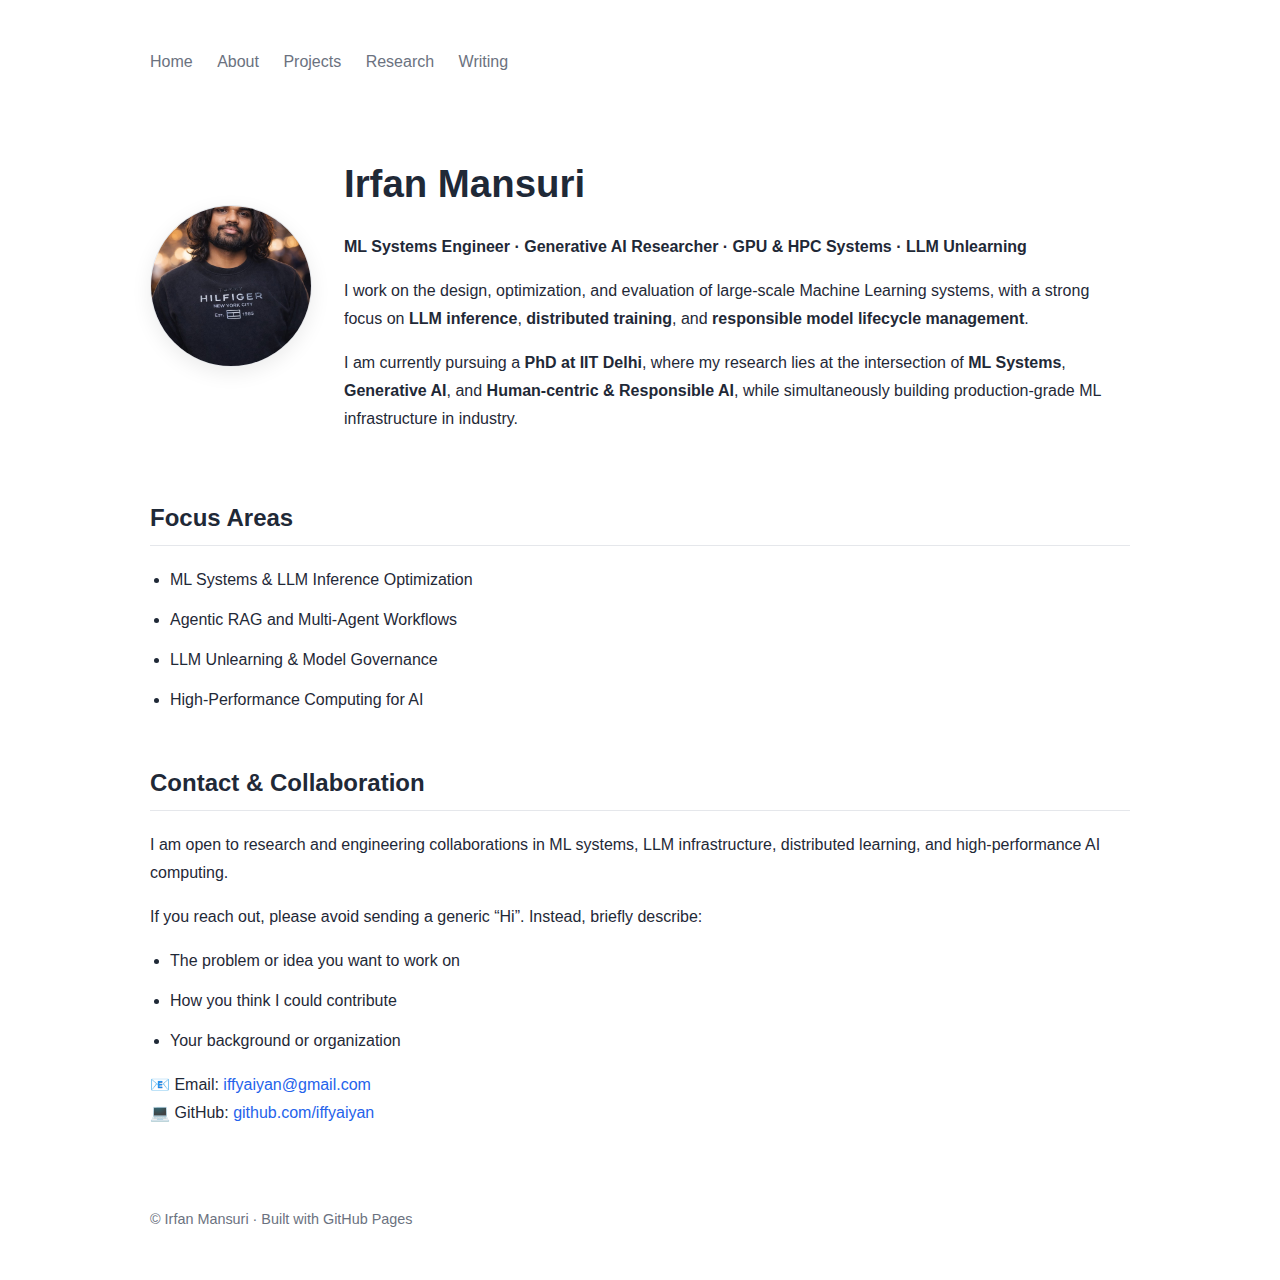
<file: index.html>
<!DOCTYPE html>
<html lang="en">
<head>
  <meta charset="UTF-8" />
  <title>Irfan Mansuri | ML Systems & AI Research</title>
  <link rel="stylesheet" href="assets/style.css" />
</head>
<body>

<nav>
  <a href="index.html">Home</a>
  <a href="about.html">About</a>
  <a href="projects.html">Projects</a>
  <a href="research.html">Research</a>
  <a href="blog.html">Writing</a>
</nav>

<section class="profile">
  <img src="assets/profile.jpeg" alt="Irfan Mansuri" />
  <div>
	<h1>Irfan Mansuri</h1>
	<p>
	  <strong>
		ML Systems Engineer · Generative AI Researcher · GPU & HPC Systems · LLM Unlearning
	  </strong>
	</p>
	<p>
	  I work on the design, optimization, and evaluation of large-scale Machine Learning systems,
	  with a strong focus on <strong>LLM inference</strong>, <strong>distributed training</strong>,
	  and <strong>responsible model lifecycle management</strong>.
	</p>
	<p>
	  I am currently pursuing a <strong>PhD at IIT Delhi</strong>, where my research lies at the
	  intersection of <strong>ML Systems</strong>, <strong>Generative AI</strong>,
	  and <strong>Human-centric & Responsible AI</strong>, while simultaneously building
	  production-grade ML infrastructure in industry.
	</p>
  </div>
</section>

<section>
  <h2>Focus Areas</h2>
  <ul>
    <li>ML Systems & LLM Inference Optimization</li>
    <li>Agentic RAG and Multi-Agent Workflows</li>
    <li>LLM Unlearning & Model Governance</li>
    <li>High-Performance Computing for AI</li>
  </ul>
</section>

<h2>Contact & Collaboration</h2>

<p>
  I am open to research and engineering collaborations in
  ML systems, LLM infrastructure, distributed learning,
  and high-performance AI computing.
</p>

<p>
  If you reach out, please avoid sending a generic “Hi”.
  Instead, briefly describe:
</p>

<ul>
  <li>The problem or idea you want to work on</li>
  <li>How you think I could contribute</li>
  <li>Your background or organization</li>
</ul>

<p>
  📧 Email: <a href="mailto:iffyaiyan@gmail.com">iffyaiyan@gmail.com</a><br/>
  💻 GitHub: <a href="https://github.com/iffyaiyan">github.com/iffyaiyan</a>
</p>


<footer>
  © Irfan Mansuri · Built with GitHub Pages
</footer>

</body>
</html>
</file>
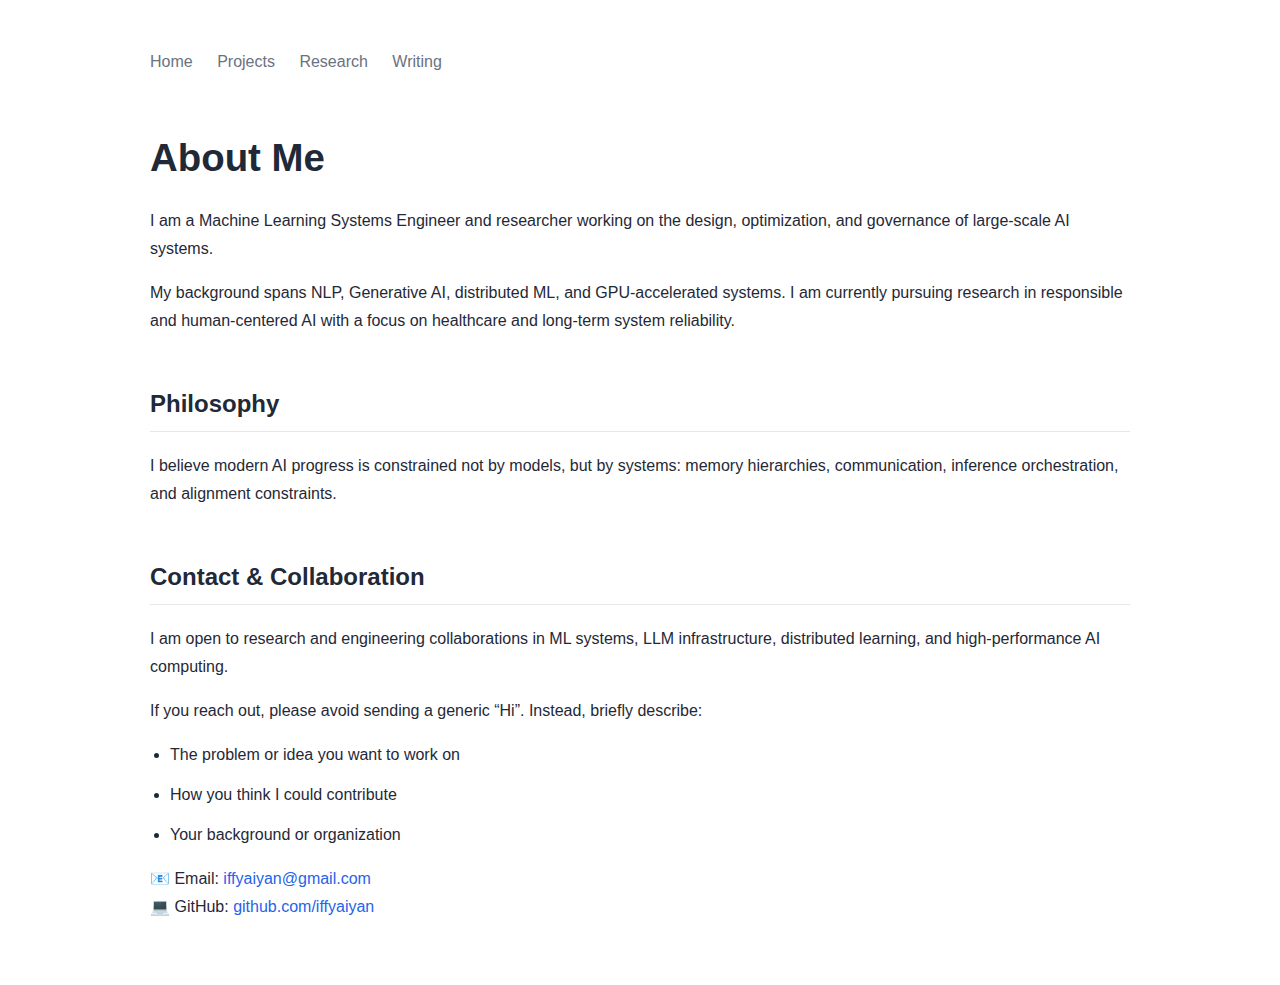
<file: about.html>
<!DOCTYPE html>
<html>
<head>
  <title>About | Irfan Mansuri</title>
  <link rel="stylesheet" href="assets/style.css" />
</head>
<body>

<nav>
  <a href="index.html">Home</a>
  <a href="projects.html">Projects</a>
  <a href="research.html">Research</a>
  <a href="blog.html">Writing</a>
</nav>

<h1>About Me</h1>

<section>
  <p>
    I am a Machine Learning Systems Engineer and researcher working on the design,
    optimization, and governance of large-scale AI systems.
  </p>
  <p>
    My background spans NLP, Generative AI, distributed ML, and GPU-accelerated systems.
    I am currently pursuing research in responsible and human-centered AI with a focus
    on healthcare and long-term system reliability.
  </p>
</section>

<section>
  <h2>Philosophy</h2>
  <p>
    I believe modern AI progress is constrained not by models, but by systems:
    memory hierarchies, communication, inference orchestration, and alignment constraints.
  </p>
</section>

<h2>Contact & Collaboration</h2>

<p>
  I am open to research and engineering collaborations in
  ML systems, LLM infrastructure, distributed learning,
  and high-performance AI computing.
</p>

<p>
  If you reach out, please avoid sending a generic “Hi”.
  Instead, briefly describe:
</p>

<ul>
  <li>The problem or idea you want to work on</li>
  <li>How you think I could contribute</li>
  <li>Your background or organization</li>
</ul>

<p>
  📧 Email: <a href="mailto:iffyaiyan@gmail.com">iffyaiyan@gmail.com</a><br/>
  💻 GitHub: <a href="https://github.com/iffyaiyan">github.com/iffyaiyan</a>
</p>


</body>
</html>
</file>
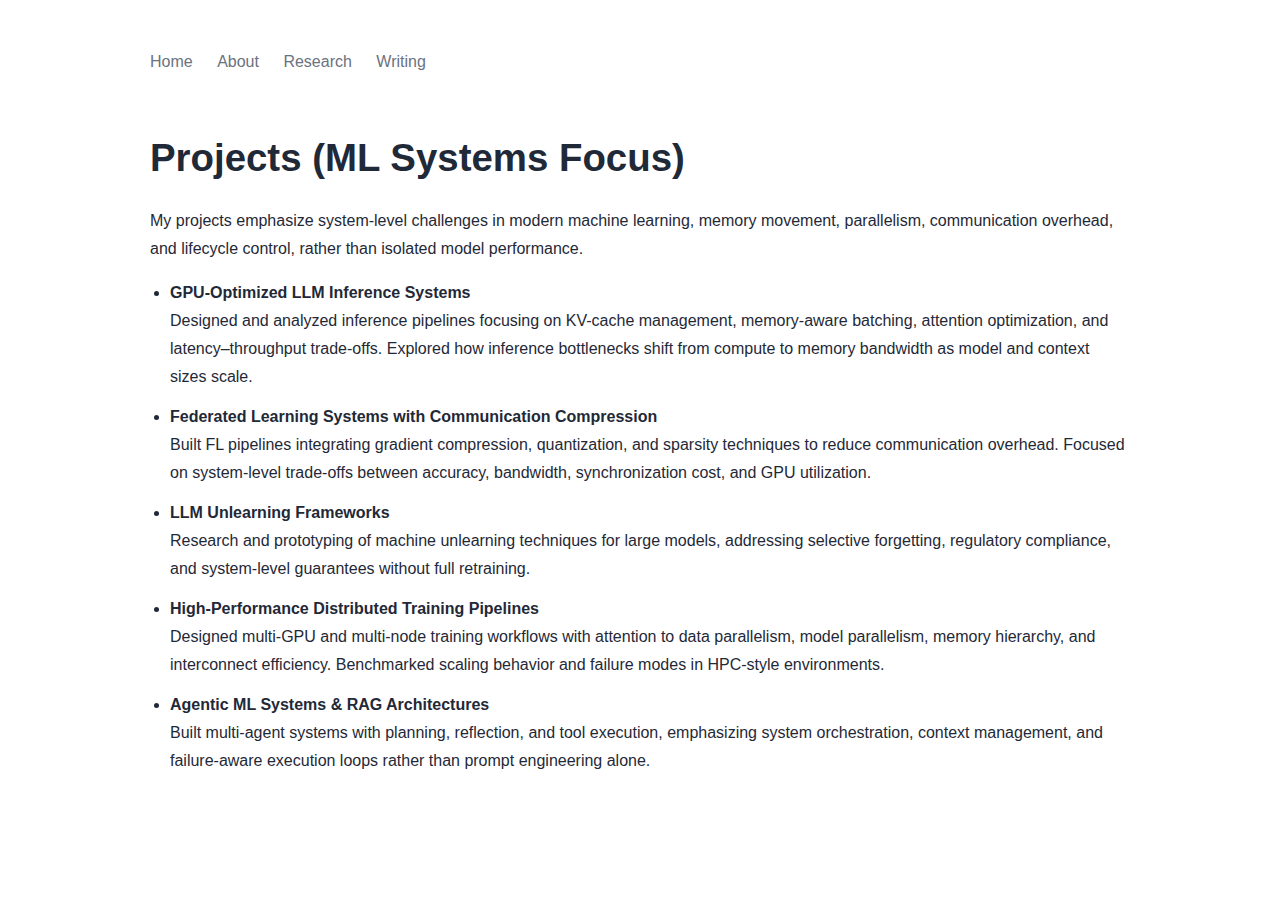
<file: projects.html>
<!DOCTYPE html>
<html>
<head>
  <title>Projects | Irfan Mansuri</title>
  <link rel="stylesheet" href="assets/style.css" />
</head>
<body>

<nav>
  <a href="index.html">Home</a>
  <a href="about.html">About</a>
  <a href="research.html">Research</a>
  <a href="blog.html">Writing</a>
</nav>

<h1>Projects (ML Systems Focus)</h1>

<section>
  <p>
    My projects emphasize system-level challenges in modern machine learning,
    memory movement, parallelism, communication overhead, and lifecycle control,
    rather than isolated model performance.
  </p>

  <ul>
    <li>
      <strong>GPU-Optimized LLM Inference Systems</strong><br/>
      Designed and analyzed inference pipelines focusing on KV-cache management,
      memory-aware batching, attention optimization, and latency–throughput trade-offs.
      Explored how inference bottlenecks shift from compute to memory bandwidth
      as model and context sizes scale.
    </li>

    <li>
      <strong>Federated Learning Systems with Communication Compression</strong><br/>
      Built FL pipelines integrating gradient compression, quantization,
      and sparsity techniques to reduce communication overhead.
      Focused on system-level trade-offs between accuracy, bandwidth,
      synchronization cost, and GPU utilization.
    </li>

    <li>
      <strong>LLM Unlearning Frameworks</strong><br/>
      Research and prototyping of machine unlearning techniques for large models,
      addressing selective forgetting, regulatory compliance, and
      system-level guarantees without full retraining.
    </li>

    <li>
      <strong>High-Performance Distributed Training Pipelines</strong><br/>
      Designed multi-GPU and multi-node training workflows with attention to
      data parallelism, model parallelism, memory hierarchy, and interconnect efficiency.
      Benchmarked scaling behavior and failure modes in HPC-style environments.
    </li>

    <li>
      <strong>Agentic ML Systems & RAG Architectures</strong><br/>
      Built multi-agent systems with planning, reflection, and tool execution,
      emphasizing system orchestration, context management,
      and failure-aware execution loops rather than prompt engineering alone.
    </li>
  </ul>
</section>


</body>
</html>
</file>
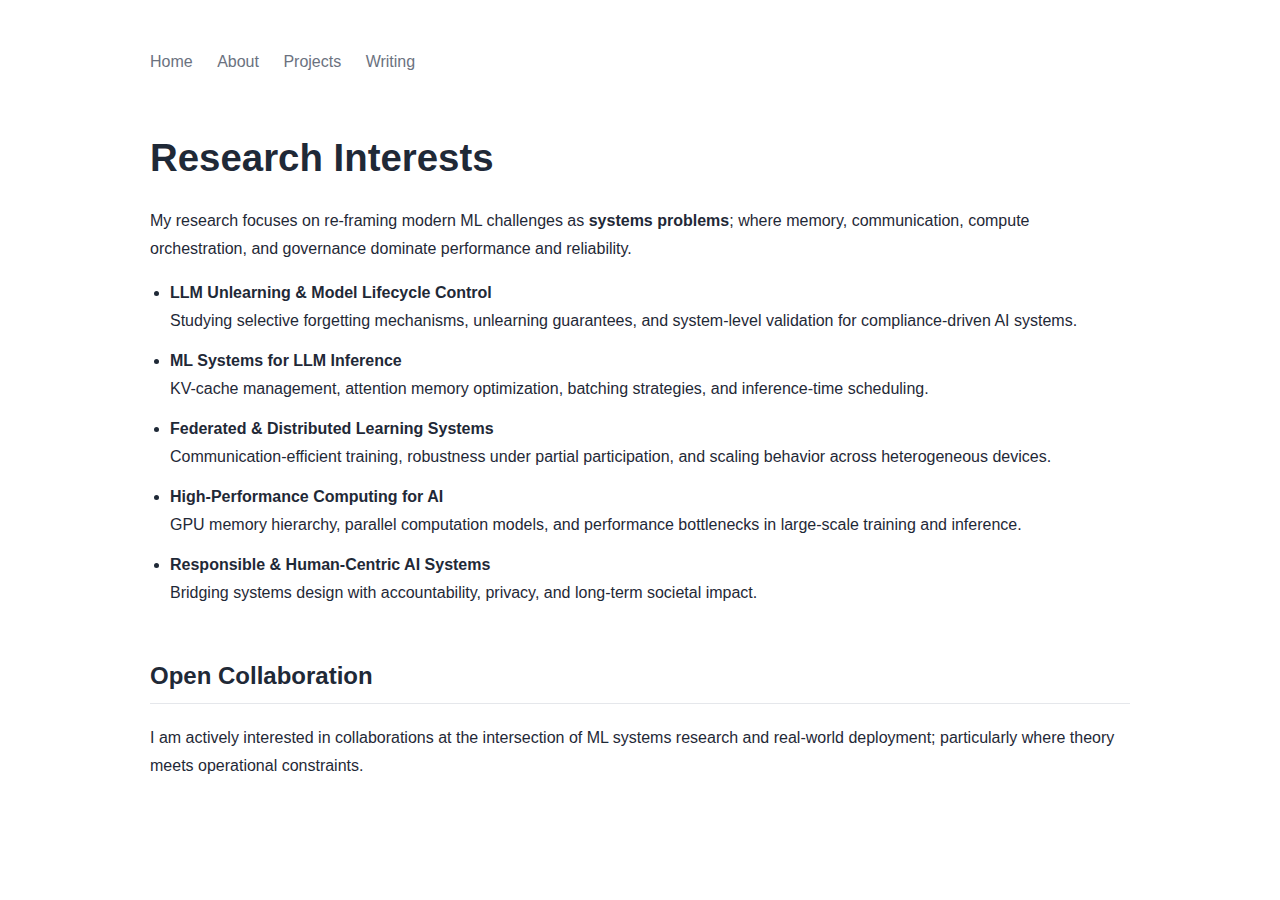
<file: research.html>
<!DOCTYPE html>
<html>
<head>
  <title>Research | Irfan Mansuri</title>
  <link rel="stylesheet" href="assets/style.css" />
</head>
<body>

<nav>
  <a href="index.html">Home</a>
  <a href="about.html">About</a>
  <a href="projects.html">Projects</a>
  <a href="blog.html">Writing</a>
</nav>

<h1>Research Interests</h1>

<section>
  <p>
    My research focuses on re-framing modern ML challenges as
    <strong>systems problems</strong>; where memory, communication,
    compute orchestration, and governance dominate performance and reliability.
  </p>

  <ul>
    <li>
      <strong>LLM Unlearning & Model Lifecycle Control</strong><br/>
      Studying selective forgetting mechanisms, unlearning guarantees,
      and system-level validation for compliance-driven AI systems.
    </li>

    <li>
      <strong>ML Systems for LLM Inference</strong><br/>
      KV-cache management, attention memory optimization,
      batching strategies, and inference-time scheduling.
    </li>

    <li>
      <strong>Federated & Distributed Learning Systems</strong><br/>
      Communication-efficient training, robustness under partial participation,
      and scaling behavior across heterogeneous devices.
    </li>

    <li>
      <strong>High-Performance Computing for AI</strong><br/>
      GPU memory hierarchy, parallel computation models,
      and performance bottlenecks in large-scale training and inference.
    </li>

    <li>
      <strong>Responsible & Human-Centric AI Systems</strong><br/>
      Bridging systems design with accountability, privacy,
      and long-term societal impact.
    </li>
  </ul>
</section>

<section>
  <h2>Open Collaboration</h2>
  <p>
    I am actively interested in collaborations at the intersection of
    ML systems research and real-world deployment;
    particularly where theory meets operational constraints.
  </p>
</section>

</body>
</html>
</file>
<file: assets/style.css>
:root {
  --text: #1f2937;
  --muted: #6b7280;
  --accent: #2563eb;
  --bg: #ffffff;
  --border: #e5e7eb;
}

body {
  font-family: -apple-system, BlinkMacSystemFont, "Segoe UI", Inter, Roboto, sans-serif;
  background: var(--bg);
  color: var(--text);
  max-width: 980px;
  margin: auto;
  padding: 48px 24px;
  line-height: 1.75;
}

nav {
  margin-bottom: 48px;
}

nav a {
  margin-right: 20px;
  text-decoration: none;
  color: var(--muted);
  font-weight: 500;
}

nav a:hover {
  color: var(--accent);
}

h1 {
  font-size: 2.4rem;
  margin-bottom: 8px;
}

h2 {
  margin-top: 48px;
  border-bottom: 1px solid var(--border);
  padding-bottom: 6px;
}

section {
  margin-bottom: 40px;
}

a {
  color: var(--accent);
  text-decoration: none;
}

.profile {
  display: flex;
  gap: 32px;
  align-items: center;
}

.profile img {
  width: 160px;
  height: 160px;
  object-fit: cover;
  border-radius: 50%;
  aspect-ratio: 1 / 1;
  border: 1px solid var(--border);
  box-shadow: 0 6px 20px rgba(0,0,0,0.08);
}


ul {
  padding-left: 20px;
}

li {
  margin-bottom: 12px;
}

footer {
  margin-top: 80px;
  font-size: 0.9rem;
  color: var(--muted);
}
</file>
